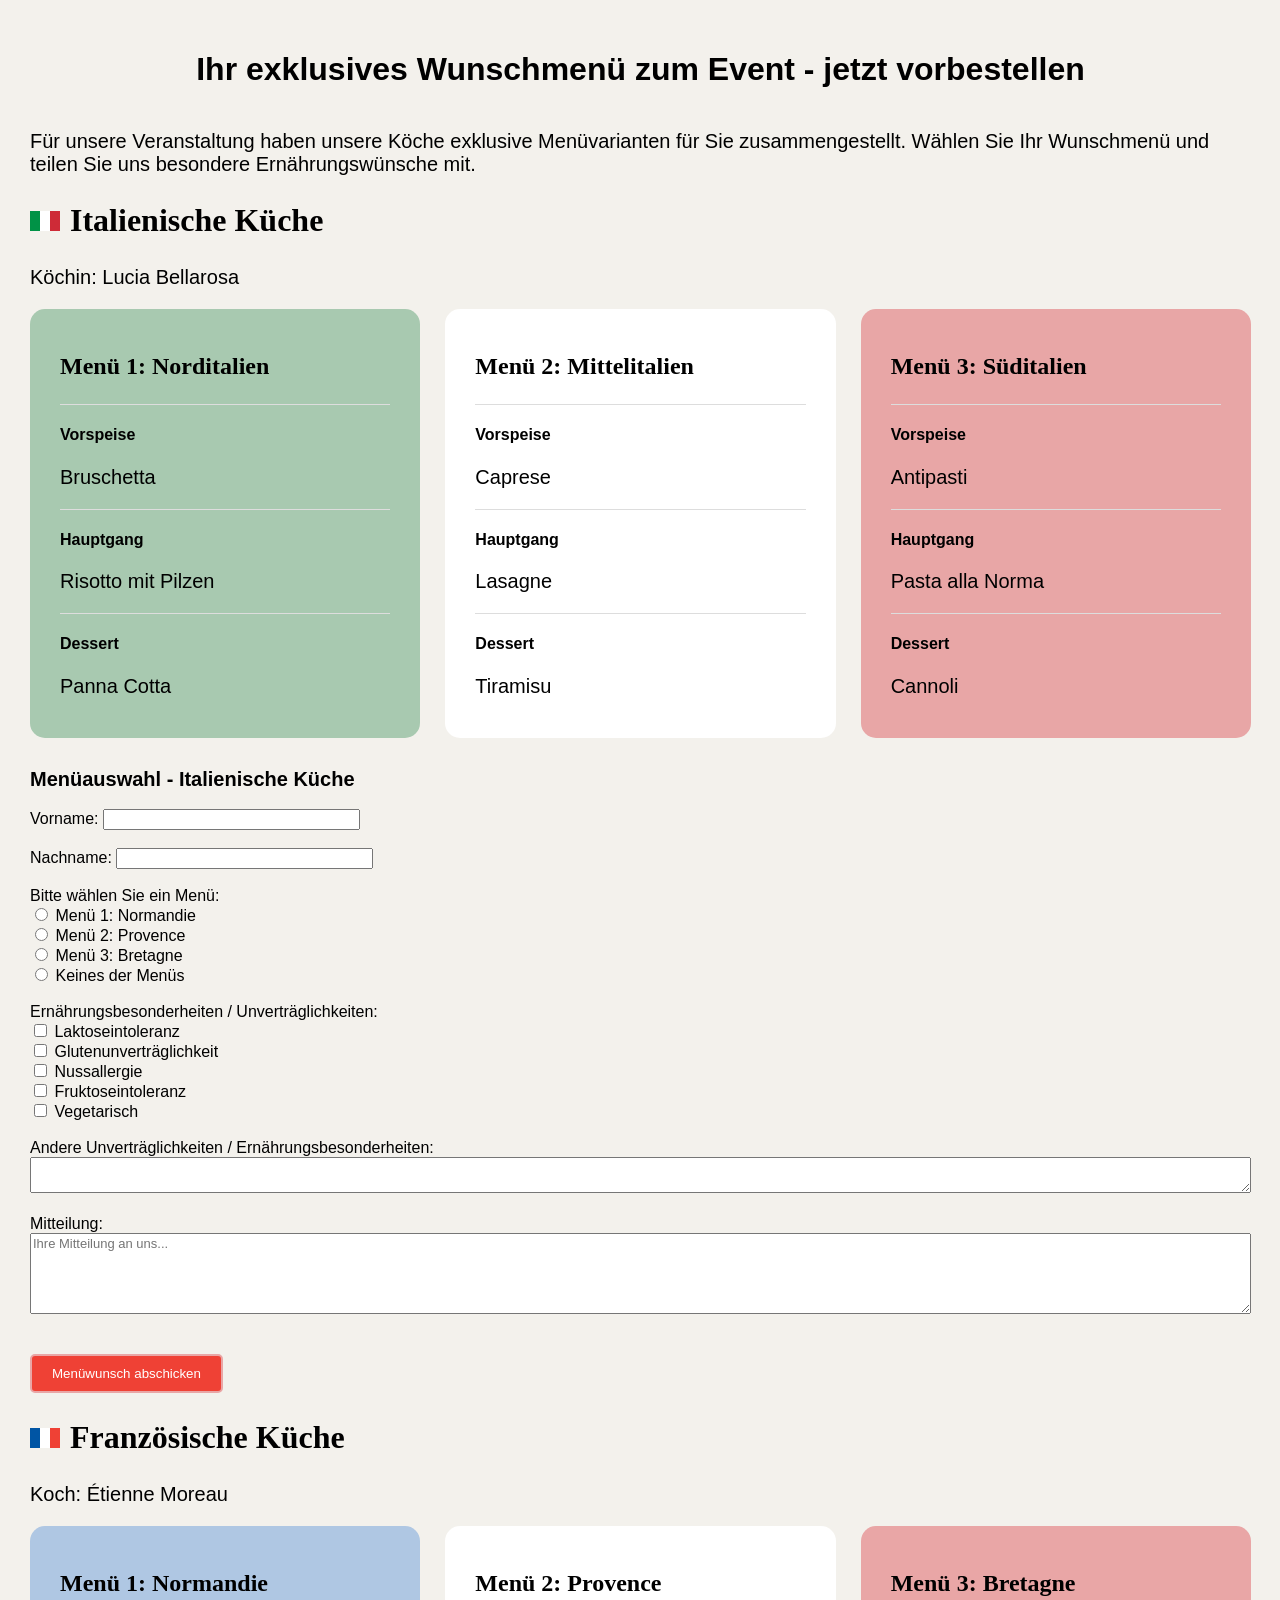
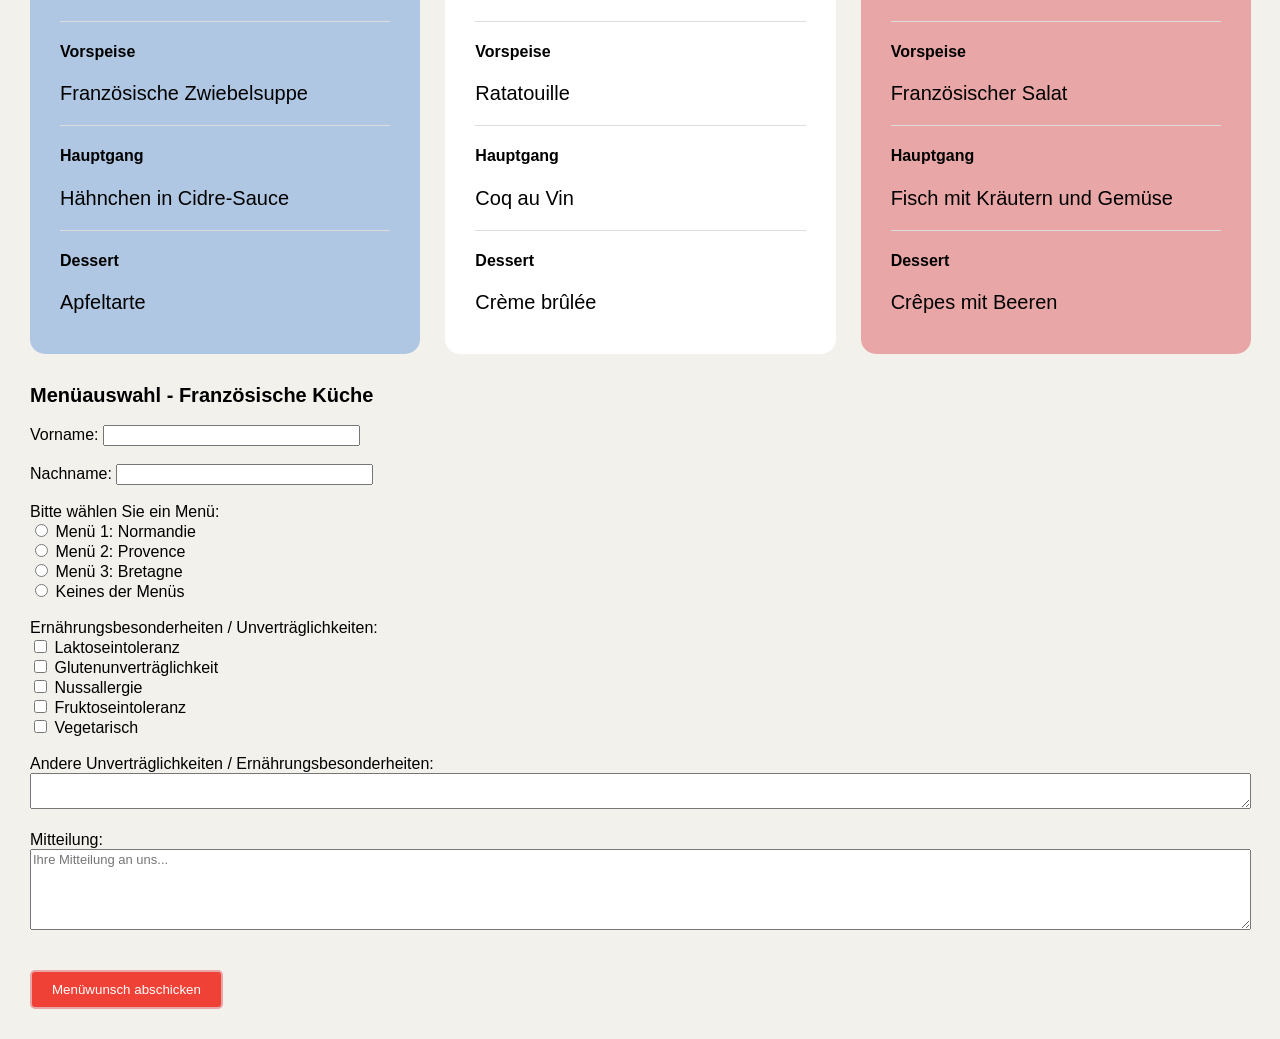
<file: index.html>
<!DOCTYPE html>
<html lang="de">
<head>
    <meta charset="UTF-8">
    <meta name="viewport" content="width=device-width, initial-scale=1, shrink-to-fit=no">

    <link rel="stylesheet" href="style.css">

    <title>Premium Mittagsmenüs</title>
    <meta name="description" content="Exklusive Mittagsmenüs von unseren Köchen als Highlight für das aufkommende Event."/>
</head>

<body>
    <header>
        <h1>Ihr exklusives Wunschmenü zum Event - jetzt vorbestellen</h1>
    </header>

    <main>
        <section class="introduction">
            <p>Für unsere Veranstaltung haben unsere Köche exklusive Menüvarianten für Sie zusammengestellt. 
                Wählen Sie Ihr Wunschmenü und teilen Sie uns besondere Ernährungswünsche mit.</p>
        </section>
        
        <!-- Koch 1 -->
        <section class="italian-intro">
            <h2> <span class="italian-flag"></span>Italienische Küche</h2>
            <p>Köchin: Lucia Bellarosa</p>
        </section>
        <section class="italian-menues">
            <article class="menu">
                <h3>Menü 1: Norditalien</h3>
                <div class="course">
                    <h4>Vorspeise</h4>
                    <p>Bruschetta</p> 
                </div>
                <div class="course">
                    <h4>Hauptgang</h4>
                    <p>Risotto mit Pilzen</p>
                </div>
                <div class="course">
                    <h4>Dessert</h4>
                    <p>Panna Cotta</p>                  
                </div>  
            </article>

            <article class="menu">
                <h3>Menü 2: Mittelitalien</h3>
                <div class="course">
                    <h4>Vorspeise</h4>
                    <p>Caprese</p> 
                </div>
                <div class="course">
                    <h4>Hauptgang</h4>
                    <p>Lasagne</p>
                </div>
                <div class="course">
                    <h4>Dessert</h4>
                    <p>Tiramisu</p>
                </div>  
            </article>

            <article class="menu">
                <h3>Menü 3: Süditalien</h3>
                <div class="course">
                    <h4>Vorspeise</h4>
                    <p>Antipasti</p> 
                </div>
                <div class="course">
                    <h4>Hauptgang</h4>
                    <p>Pasta alla Norma</p>
                </div>
                <div class="course">
                    <h4>Dessert</h4>
                    <p>Cannoli</p>
                </div>  
            </article>
        </section>

        <!-- Formular Italienische Küche -->
        <section class="italian-menue-form">
            <form action="formular.php" method="post">
                <div class="form-header">Menüauswahl - Italienische Küche</div></br>
            <label for="Ivorname">Vorname: </label>
            <input type="text"
                    name="vorname"
                    id="Ivorname"
                    size="30" 
                    maxlength="40" 
                    required></br></br>
            <label for="Inachname">Nachname: </label>
            <input type="text" 
                    name="nachname" 
                    id="Inachname"
                    size="30" 
                    maxlength="40" 
                    required></br></br>
            <label>Bitte wählen Sie ein Menü: </br></label>
            <input type="radio" 
                    name="IMenueauswahl" 
                    id="IM1" value="Menü 1"> 
            <label for="IM1">Menü 1: Normandie</label></br>
            <input type="radio" 
                    name="IMenueauswahl" 
                    id="IM2" value="Menü 2"> 
            <label for="IM2">Menü 2: Provence</label></br>
            <input type="radio" 
                    name="IMenueauswahl" 
                    id="IM3" value="Menü 3"> 
            <label for="IM3">Menü 3: Bretagne</label></br>
            <input type="radio" 
                    name="IMenueauswahl" 
                    id="IM0" value="keines"> 
            <label for="IM0">Keines der Menüs</label></br></br>
            <label>Ernährungsbesonderheiten / Unverträglichkeiten: </label></br>
            <input type="checkbox" 
                    name="IErnaehrungsbesonderheiten[]" 
                    id="ILaktose" 
                    value="Laktoseintoleranz">
            <label for="ILaktose">Laktoseintoleranz</label></br>
            <input type="checkbox" 
                    name="IErnaehrungsbesonderheiten[]" 
                    id="IGluten" 
                    value="Glutenunvertraeglichkeit">
            <label for="IGluten">Glutenunverträglichkeit</label></br>
            <input type="checkbox" 
                    name="IErnaehrungsbesonderheiten[]" 
                    id="INuss" 
                    value="Nussallergie">
            <label for="INuss">Nussallergie</label></br>
            <input type="checkbox" 
                    name="IErnaehrungsbesonderheiten[]" 
                    id="IFruktose" 
                    value="Fruktoseintoleranz">
            <label for="IFruktose">Fruktoseintoleranz</label></br>
            <input type="checkbox" 
                    name="IErnaehrungsbesonderheiten[]" 
                    id="IVegetarisch" 
                    value="Vegetarisch">
            <label for="IVegetarisch">Vegetarisch</label></br></br>
            <label>Andere Unverträglichkeiten / Ernährungsbesonderheiten: </label></br>
            <textarea 
                id="Iandere_besonderheiten"
                name="andere_besonderheiten" 
                rows="2" 
                cols="150"
            ></textarea></br></br>
            <label>Mitteilung: </label></br>
            <textarea 
                id="Imitteilung"
                name="mitteilung" 
                rows="5" 
                cols="150"
                placeholder="Ihre Mitteilung an uns..."
            ></textarea></br></br>
            </br><input type="submit" value="Menüwunsch abschicken" name="IAbschicken">
            </form>
        </section>
        
        <!-- Koch 2 -->
        <section class="french-intro">
            <h2><span class="french-flag"></span>Französische Küche</h2>
            <p>Koch: Étienne Moreau</p>
        </section>
        <section class="french-menues">
            <article class="menu">
                <h3>Menü 1: Normandie</h3>
                <div class="course">
                    <h4>Vorspeise</h4>
                    <p>Französische Zwiebelsuppe</p> 
                </div>
                <div class="course">
                    <h4>Hauptgang</h4>
                    <p>Hähnchen in Cidre-Sauce</p>
                </div>
                <div class="course">
                    <h4>Dessert</h4>
                    <p>Apfeltarte</p>
                </div>  
            </article>

            <article class="menu">
                <h3>Menü 2: Provence</h3>
                <div class="course">
                    <h4>Vorspeise</h4>
                    <p>Ratatouille</p> 
                </div>
                <div class="course">
                    <h4>Hauptgang</h4>
                    <p>Coq au Vin</p>
                </div>
                <div class="course">
                    <h4>Dessert</h4>
                    <p>Crème brûlée</p>
                </div>  
            </article>
            
            <article class="menu">
                <h3>Menü 3: Bretagne</h3>
                <div class="course">
                    <h4>Vorspeise</h4>
                    <p>Französischer Salat</p> 
                </div>
                <div class="course">
                    <h4>Hauptgang</h4>
                    <p>Fisch mit Kräutern und Gemüse</p>
                </div>
                <div class="course">
                    <h4>Dessert</h4>
                    <p>Crêpes mit Beeren</p>
                </div>  
            </article>             
        </section>

        <!-- Formular Französische Küche -->
        <section class="french-menue-form">
            <form action="formular.php" method="post">
                <div class="form-header">Menüauswahl - Französische Küche</div></br>
            <label for="Fvorname">Vorname: </label>
            <input type="text"
                    id="Fvorname"
                    name="vorname" 
                    name="vorname" 
                    size="30" 
                    maxlength="40" 
                    required></br></br>
            <label for="Fnachname">Nachname: </label>
            <input type="text" 
                    id="Fnachname"
                    name="nachname" 
                    size="30" 
                    maxlength="40" 
                    required></br></br>
            <label>Bitte wählen Sie ein Menü: </br></label>
            <input type="radio" 
                    name="FMenueauswahl" 
                    id="FM1" value="Menü 1"> 
            <label for="FM1">Menü 1: Normandie</label></br>
            <input type="radio" 
                    name="FMenueauswahl" 
                    id="FM2" value="Menü 2"> 
            <label for="FM2">Menü 2: Provence</label></br>
            <input type="radio" 
                    name="FMenueauswahl" 
                    id="FM3" value="Menü 3"> 
            <label for="FM3">Menü 3: Bretagne</label></br>
            <input type="radio" 
                    name="FMenueauswahl" 
                    id="FM0" value="keines"> 
            <label for="FM0">Keines der Menüs</label></br></br>
            <label>Ernährungsbesonderheiten / Unverträglichkeiten: </label></br>
            <input type="checkbox" 
                    name="FErnaehrungsbesonderheiten[]" 
                    id="FLaktose" 
                    value="Laktoseintoleranz">
            <label for="FLaktose">Laktoseintoleranz</label></br>
            <input type="checkbox" 
                    name="FErnaehrungsbesonderheiten[]" 
                    id="FGluten" 
                    value="Glutenunvertraeglichkeit">
            <label for="FGluten">Glutenunverträglichkeit</label></br>
            <input type="checkbox" 
                    name="FErnaehrungsbesonderheiten[]" 
                    id="FNuss" 
                    value="Nussallergie">
            <label for="FNuss">Nussallergie</label></br>
            <input type="checkbox" 
                    name="FErnaehrungsbesonderheiten[]" 
                    id="FFruktose" 
                    value="Fruktoseintoleranz">
            <label for="FFruktose">Fruktoseintoleranz</label></br>
            <input type="checkbox" 
                    name="FErnaehrungsbesonderheiten[]" 
                    id="FVegetarisch" 
                    value="Vegetarisch">
            <label for="FVegetarisch">Vegetarisch</label></br></br>
            <label>Andere Unverträglichkeiten / Ernährungsbesonderheiten: </label></br>
            <textarea
                id="Fandere_besonderheiten"
                name="andere_besonderheiten" 
                rows="2" 
                cols="150"
            ></textarea></br></br>
            <label>Mitteilung: </label></br>
            <textarea 
                id="Fmitteilung"
                name="mitteilung" 
                rows="5" 
                cols="150"
                placeholder="Ihre Mitteilung an uns..."
            ></textarea></br></br>
            </br><input type="submit" value="Menüwunsch abschicken" name="FAbschicken">
            </form>
        </section>
     </main>

<footer></footer>    
</body>

</html>
</file>
<file: style.css>
/* Grundlegener Stil */
body {
    background-color: #F3F1EC;
    font-family: Arial, sans-serif;
}

h1 {
    color: black;
    text-align: center;
    font-weight: bold;
    font-size: xx-large;
}

p {
    color: black;
    font-size: 20px;
}

/* Schriftart H2 & H3 Menüs */
.italian-intro h2 {
    font-family: Georgia, serif;
    font-weight: bold;
    font-size: xx-large;
}

.italian-menues h3 {
    font-family: Georgia, serif;
    font-weight: bold;
    font-size: x-large;
}

.french-intro h2 {
    font-family: Garamond, serif;
    font-weight: bold;
    font-size: xx-large;
}

.french-menues h3 {
    font-family: Garamond, serif;
    font-weight: bold;
    font-size: x-large;
}

/* Grid */
body {
    display: grid;
    grid-template-rows: auto 1fr auto;
    min-height: 100vh;
    margin: 30px;
}

.italian-menues, .french-menues {
    display: grid;
    grid-template-columns: repeat(3, 1fr);
    gap: 25px;
    margin-bottom: 30px;
    box-sizing: border-box;
    min-width: 0;
}

/* Hintergrundfarben für die Menüs */

.italian-menues > :nth-child(1) {
    background-color: #A8C9B0;
    padding: 20px 30px;
    border-radius: 15px;
}

.italian-menues > :nth-child(2) {
    background-color: #FFFFFF;
    padding: 20px 30px;
    border-radius: 15px;
}

.italian-menues > :nth-child(3) {
    background-color: #E8A6A6;
    padding: 20px 30px;
    border-radius: 15px;
}

.french-menues > :nth-child(1) {
    background-color: #AFC7E3;
    padding: 20px 30px;
    border-radius: 15px;
}

.french-menues > :nth-child(2) {
    background-color: #FFFFFF;
    padding: 20px 30px;
    border-radius: 15px;
}

.french-menues > :nth-child(3) {
    background-color: #E9A6A6;
    padding: 20px 30px;
    border-radius: 15px;
}

/* Linien über den Menüs */
.course {
    border-top: 1.5px solid #ddd;
}

/* Flaggen Icons */
.italian-flag {
  display: inline-block;
  width: 30px;
  height: 20px;
  background: linear-gradient(
    to right,
    #009246 33.33%,
    white 33.33% 66.66%,
    #ce2b37 66.66%
  );
  margin-right: 10px;
  vertical-align: baseline;
}

.french-flag {
  display: inline-block;
  width: 30px;
  height: 20px;
  background: linear-gradient(
    to right,
    #0055a4 33.33%,
    white 33.33% 66.66%,
    #ef4135 66.66%
  );
  margin-right: 10px;
  vertical-align: baseline;
}

/* Submit Button */
input[type="submit"] {
    background-color: #EF4135;
    color: white;
    padding: 10px 20px;
    border: 2px solid #E9A6A6;
    border-radius: 5px;
    cursor: pointer;
}

.form-header {
    font-size: 20px;
    font-family: Arial, sans-serif;
    font-weight: bold;
}

form ::placeholder {
    font-family: Arial, sans-serif;
    font-size: 13px;
}

form textarea {
    font-family: Arial, sans-serif;
    font-size: 13px;
}
</file>
